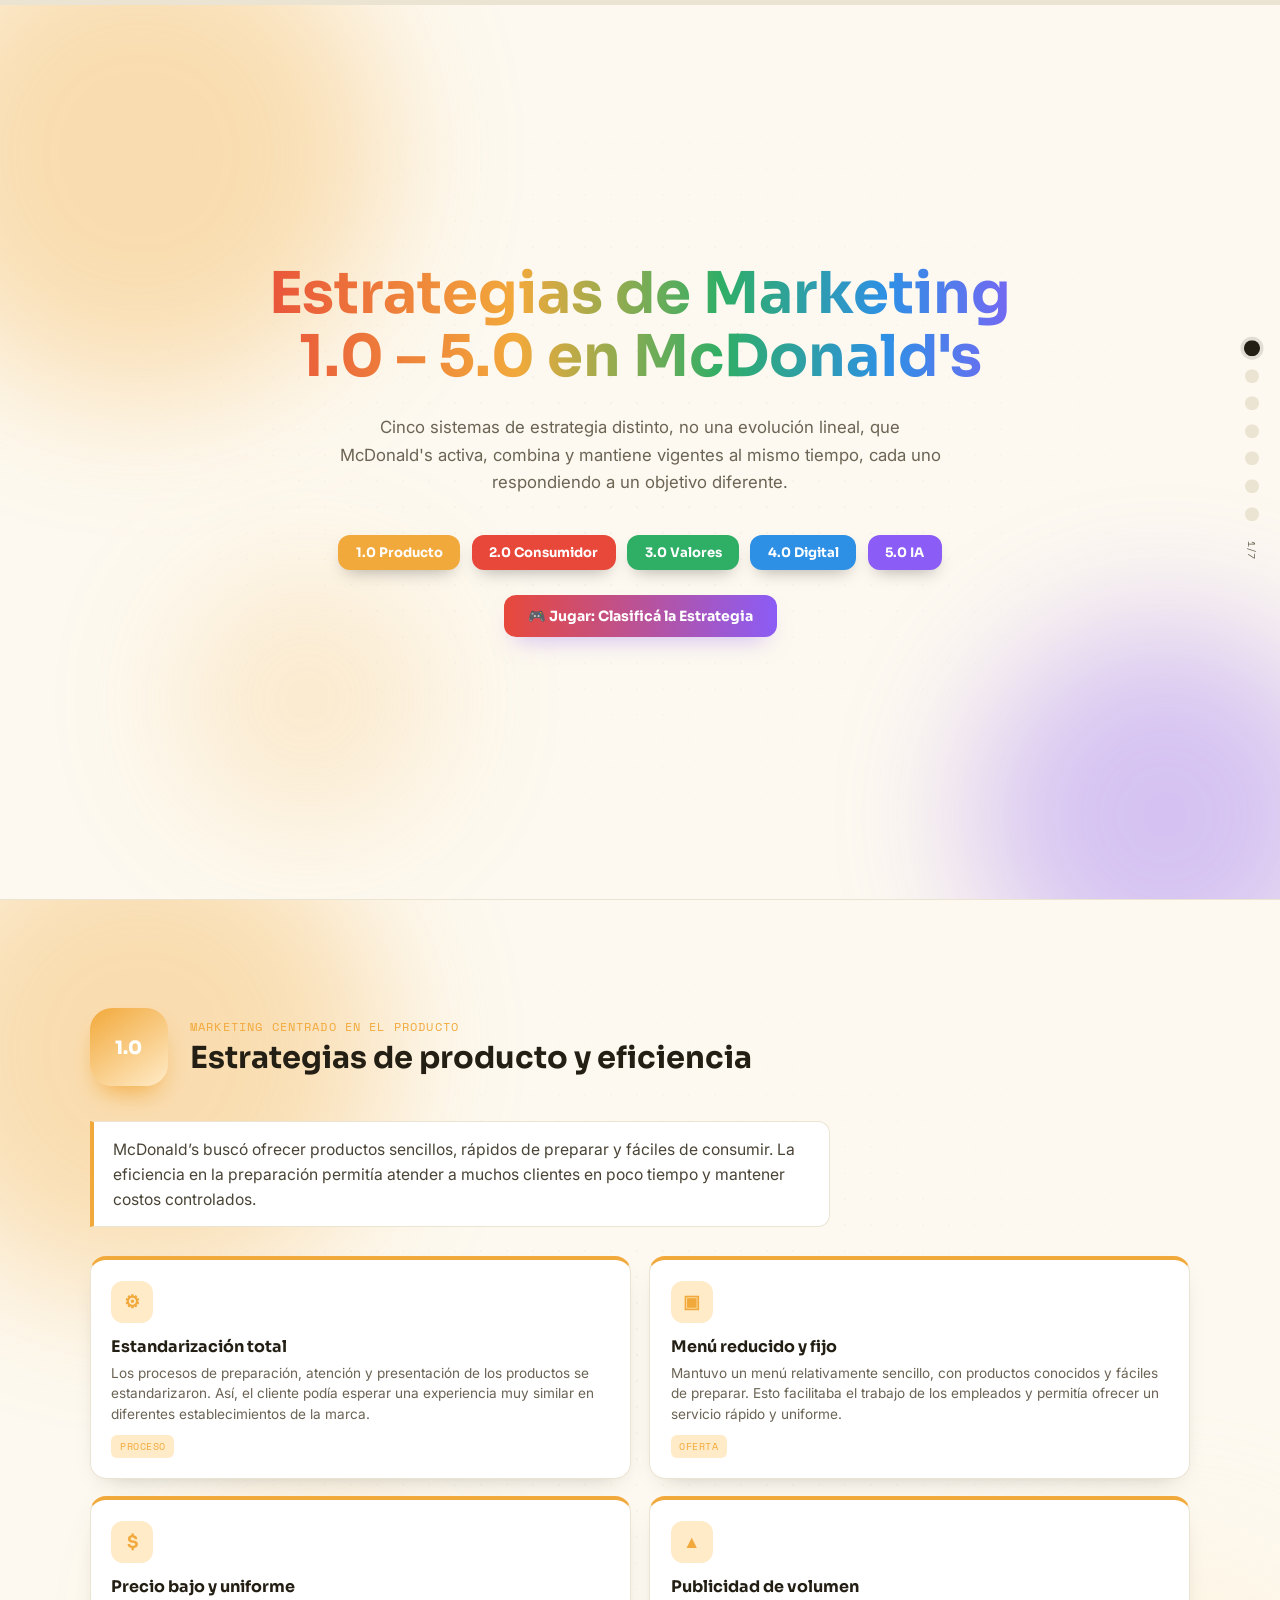
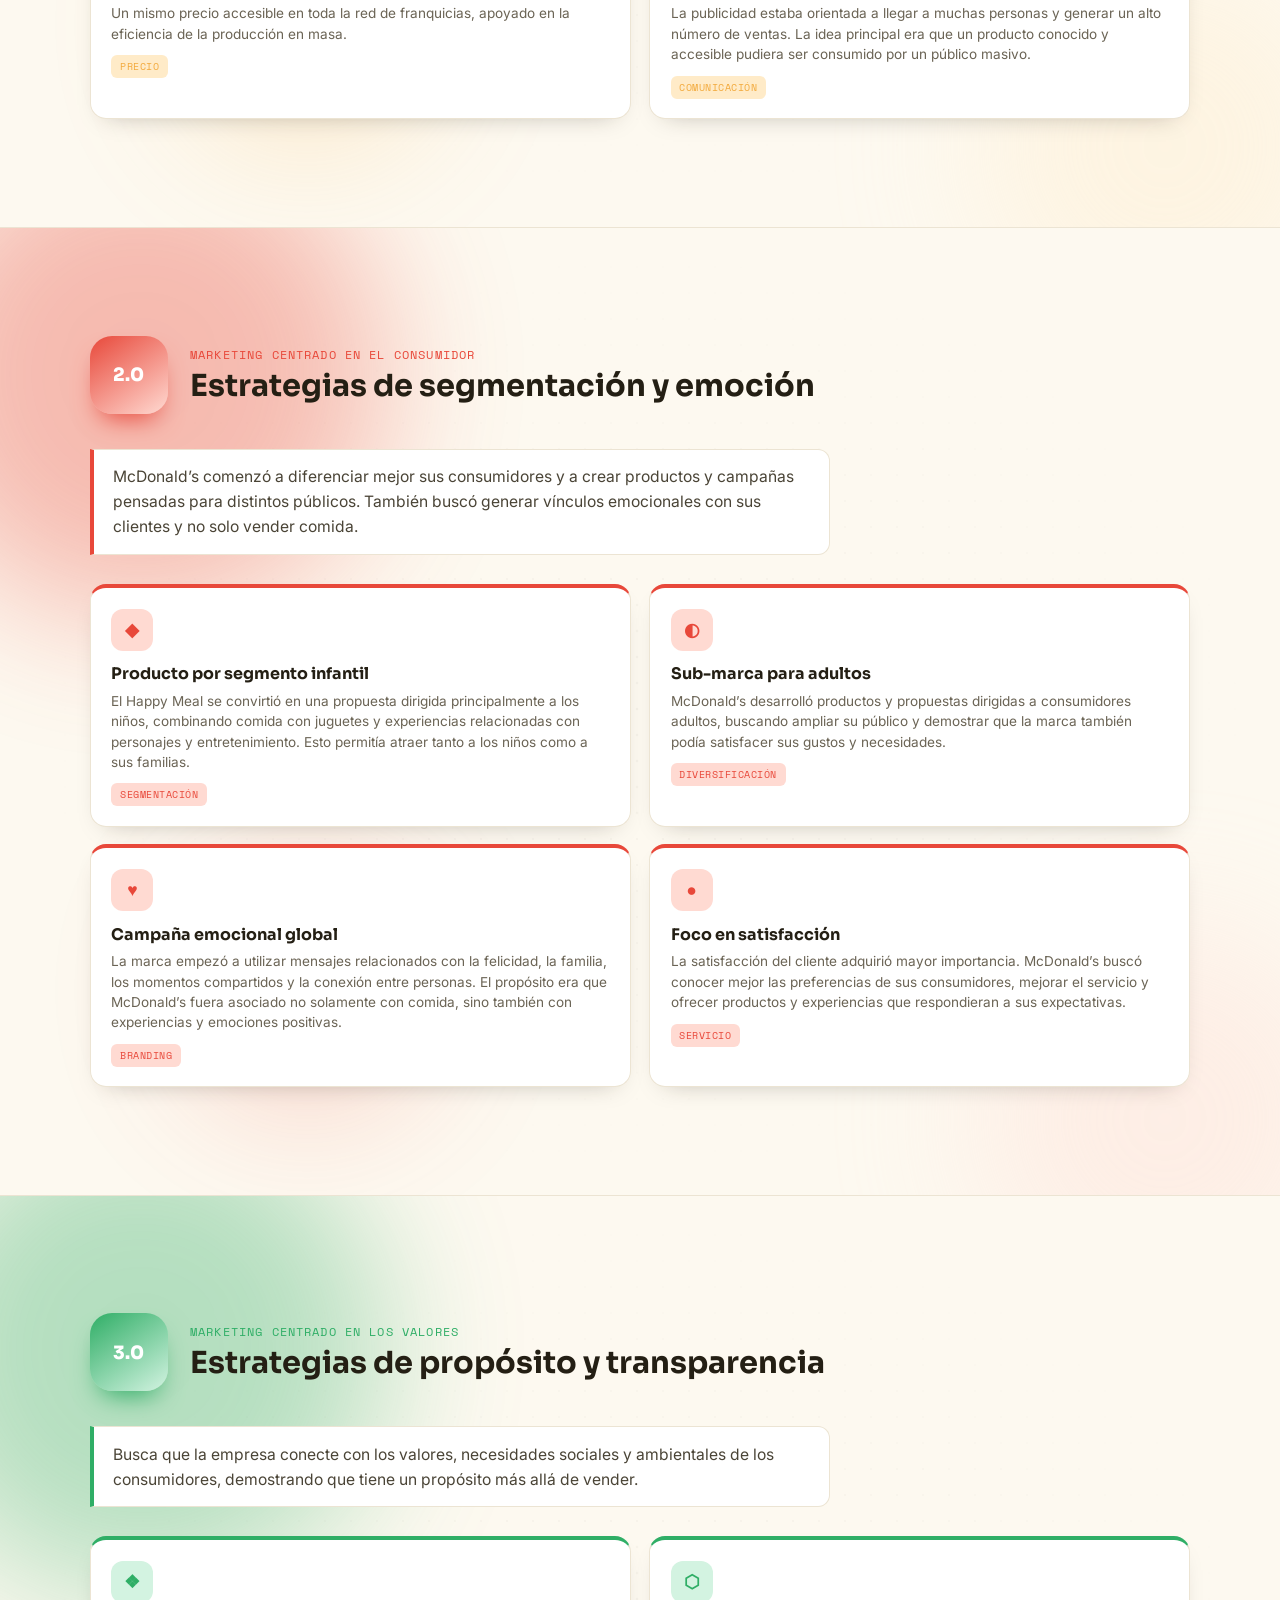
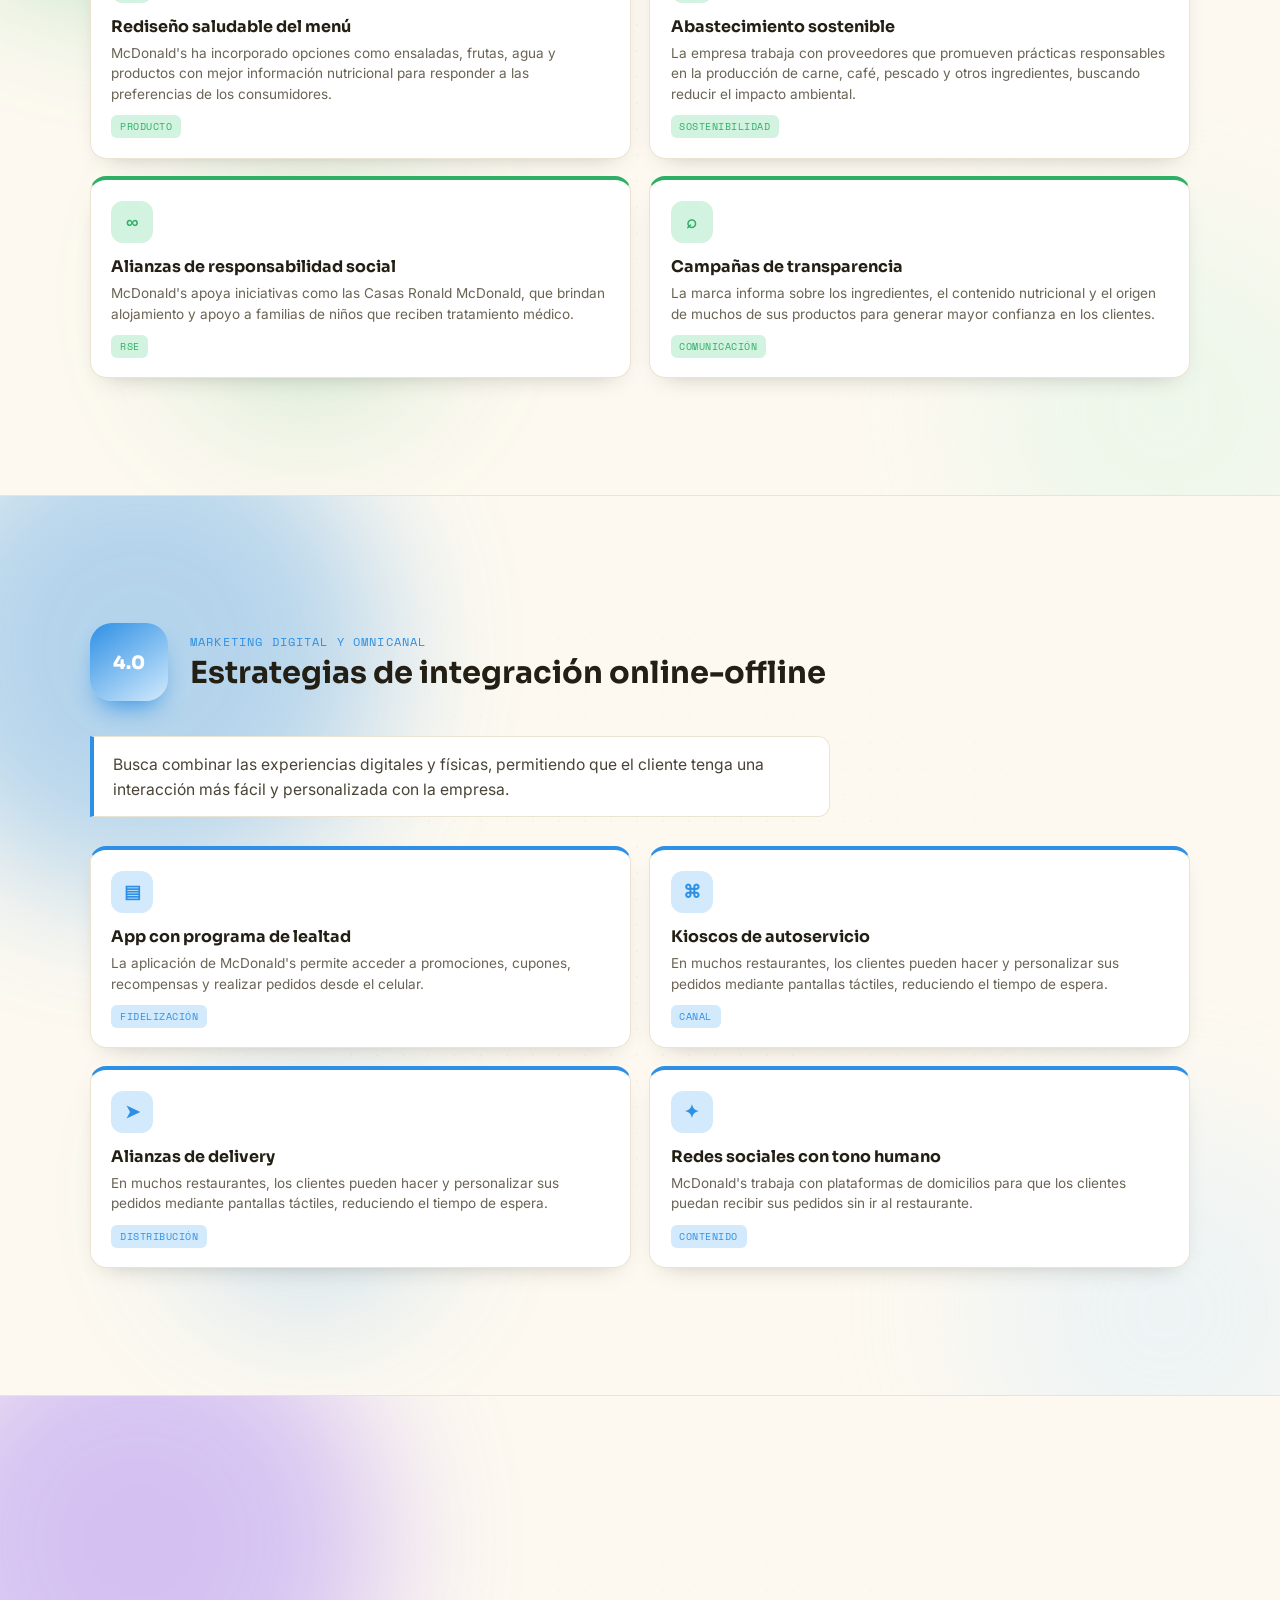
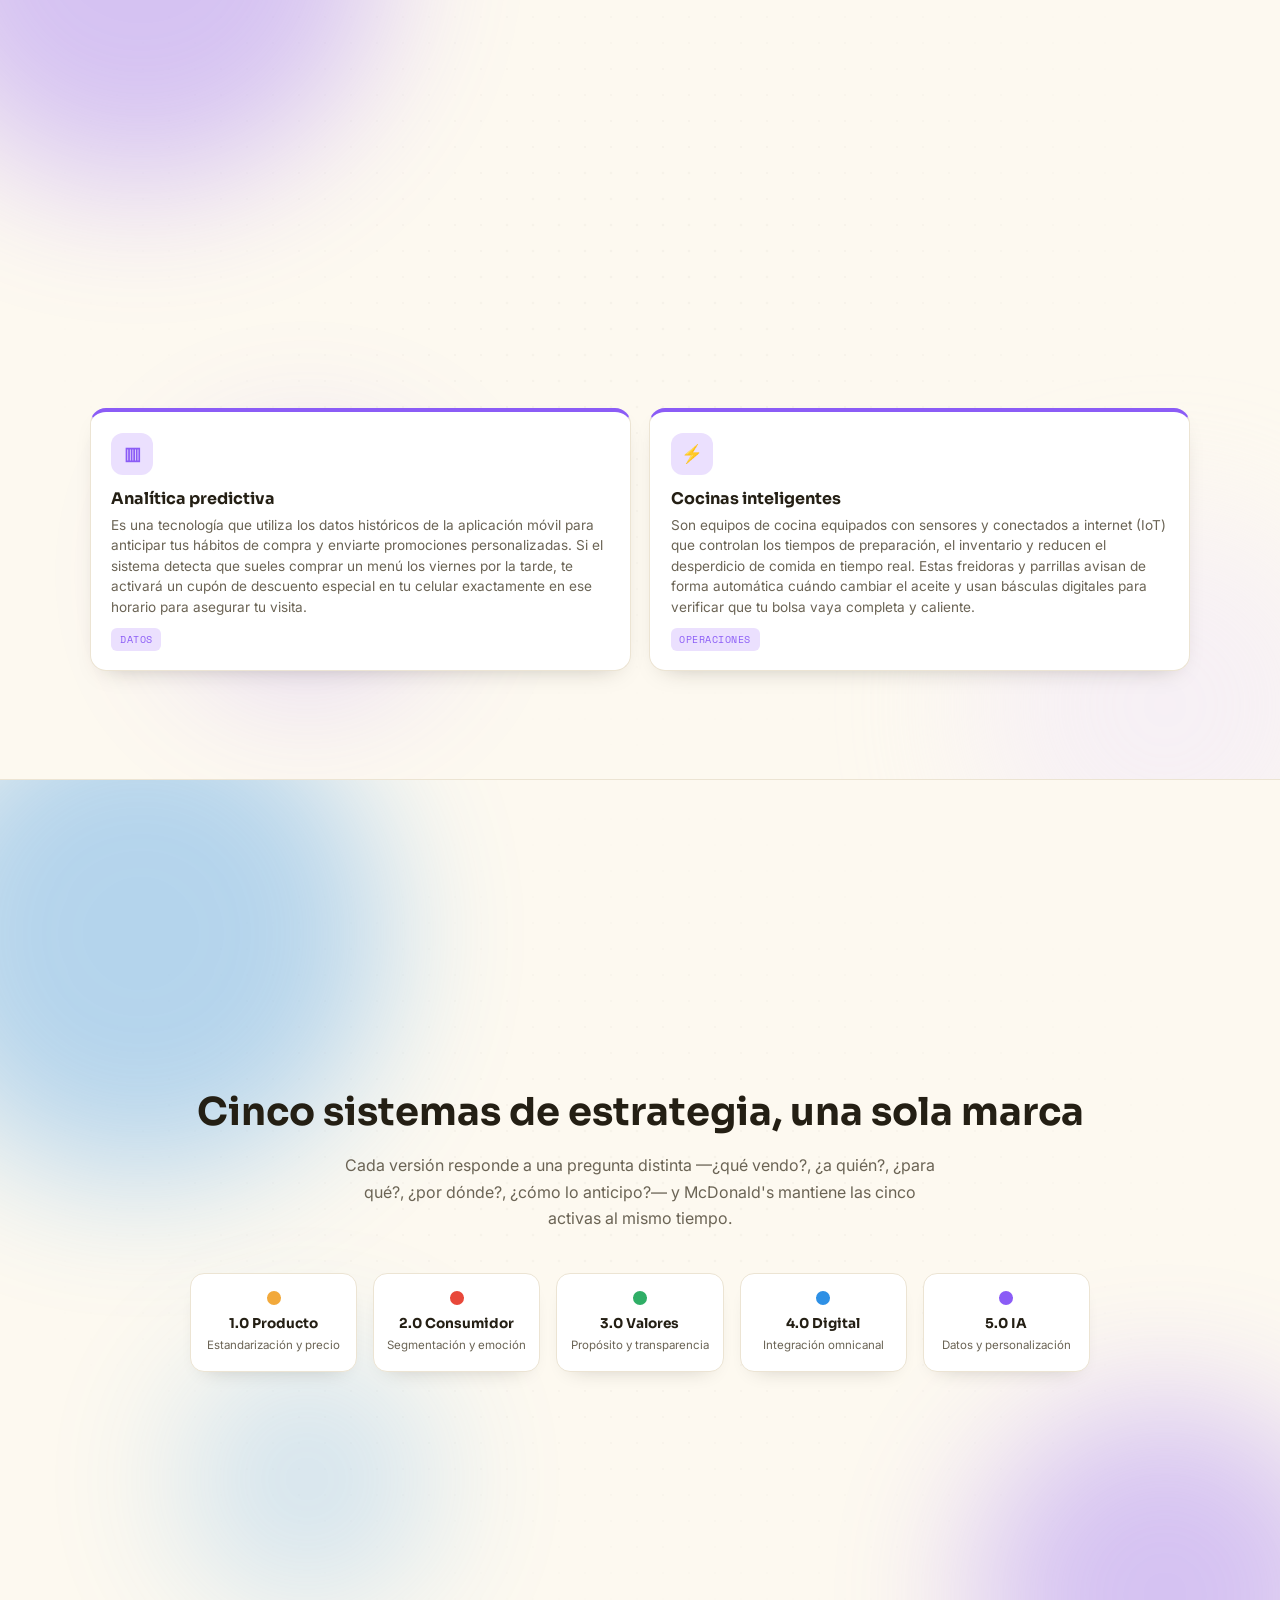
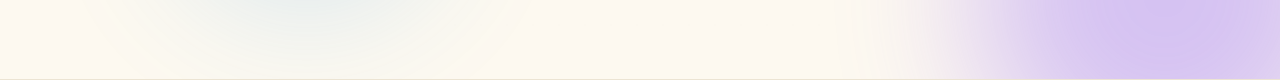
<file: index.html>
<!DOCTYPE html>
<html lang="es">
<head>
<meta charset="UTF-8">
<meta name="viewport" content="width=device-width, initial-scale=1.0">
<title>Estrategias de Marketing en McDonald's · 1.0 – 5.0</title>
<link rel="preconnect" href="https://fonts.googleapis.com">
<link rel="preconnect" href="https://fonts.gstatic.com" crossorigin>
<link href="https://fonts.googleapis.com/css2?family=Sora:wght@600;700;800&family=Inter:wght@400;500;600;700&family=Space+Mono:wght@400;700&display=swap" rel="stylesheet">
<link rel="stylesheet" href="style.css">
</head>
<body>

<div class="deck">
  <div class="progress"><div class="progress-bar" id="progressBar"></div></div>

  <div class="slides" id="slides">

    <!-- 0: TITLE -->
    <section class="slide title-slide" id="v0">
      <div class="blobs" style="--ac:#F2A93B; --ac2:#8B5CF6;"><span></span><span></span><span></span></div>
      <div class="grid-tex"></div>
      <div class="slide-inner">

        <h1>Estrategias de Marketing 1.0 – 5.0 en McDonald's</h1>
        <p>Cinco sistemas de estrategia distinto, no una evolución lineal, que McDonald's activa, combina y mantiene vigentes al mismo tiempo, cada uno respondiendo a un objetivo diferente.</p>
        <div class="chiprow">
          <button class="chip chip-btn" data-target="v1">1.0 Producto</button>
          <button class="chip chip-btn" data-target="v2">2.0 Consumidor</button>
          <button class="chip chip-btn" data-target="v3">3.0 Valores</button>
          <button class="chip chip-btn" data-target="v4">4.0 Digital</button>
          <button class="chip chip-btn" data-target="v5">5.0 IA</button>
        </div>

        <a class="play-btn" href="juego.html">🎮 Jugar: Clasificá la Estrategia</a>
      </div>
    </section>

    <!-- 1: 1.0 -->
    <section class="slide s1" id="v1">
      <div class="blobs"><span></span><span></span><span></span></div>
      <div class="grid-tex"></div>
      <div class="slide-inner">
        <div class="era-head reveal">
          <div class="badge">1.0</div>
          <div>
            <span class="kicker3">Marketing centrado en el producto</span>
            <h2>Estrategias de producto y eficiencia</h2>
          </div>
        </div>
        <p class="lead reveal">McDonald’s buscó ofrecer productos sencillos, rápidos de preparar y fáciles de consumir. La eficiencia en la preparación permitía atender a muchos clientes en poco tiempo y mantener costos controlados.</p>
        <div class="cards">
          <div class="card reveal">
            <div class="icon">⚙</div>
            <h3>Estandarización total</h3>
            <p>Los procesos de preparación, atención y presentación de los productos se estandarizaron. Así, el cliente podía esperar una experiencia muy similar en diferentes establecimientos de la marca.</p>
            <span class="tag">Proceso</span>
          </div>
          <div class="card reveal">
            <div class="icon">▣</div>
            <h3>Menú reducido y fijo</h3>
            <p>Mantuvo un menú relativamente sencillo, con productos conocidos y fáciles de preparar. Esto facilitaba el trabajo de los empleados y permitía ofrecer un servicio rápido y uniforme.</p>
            <span class="tag">Oferta</span>
          </div>
          <div class="card reveal">
            <div class="icon">$</div>
            <h3>Precio bajo y uniforme</h3>
            <p>Un mismo precio accesible en toda la red de franquicias, apoyado en la eficiencia de la producción en masa.</p>
            <span class="tag">Precio</span>
          </div>
          <div class="card reveal">
            <div class="icon">▲</div>
            <h3>Publicidad de volumen</h3>
            <p>La publicidad estaba orientada a llegar a muchas personas y generar un alto número de ventas. La idea principal era que un producto conocido y accesible pudiera ser consumido por un público masivo.</p>
            <span class="tag">Comunicación</span>
          </div>
        </div>
      </div>
    </section>

    <!-- 2: 2.0 -->
    <section class="slide s2" id="v2">
      <div class="blobs"><span></span><span></span><span></span></div>
      <div class="grid-tex"></div>
      <div class="slide-inner">
        <div class="era-head reveal">
          <div class="badge">2.0</div>
          <div>
            <span class="kicker3">Marketing centrado en el consumidor</span>
            <h2>Estrategias de segmentación y emoción</h2>
          </div>
        </div>
        <p class="lead reveal">McDonald’s comenzó a diferenciar mejor sus consumidores y a crear productos y campañas pensadas para distintos públicos. También buscó generar vínculos emocionales con sus clientes y no solo vender comida.</p>
        <div class="cards">
          <div class="card reveal">
            <div class="icon">◆</div>
            <h3>Producto por segmento infantil</h3>
            <p>El Happy Meal se convirtió en una propuesta dirigida principalmente a los niños, combinando comida con juguetes y experiencias relacionadas con personajes y entretenimiento. Esto permitía atraer tanto a los niños como a sus familias.</p>
            <span class="tag">Segmentación</span>
          </div>
          <div class="card reveal">
            <div class="icon">◐</div>
            <h3>Sub-marca para adultos</h3>
            <p>McDonald’s desarrolló productos y propuestas dirigidas a consumidores adultos, buscando ampliar su público y demostrar que la marca también podía satisfacer sus gustos y necesidades.</p>
            <span class="tag">Diversificación</span>
          </div>
          <div class="card reveal">
            <div class="icon">♥</div>
            <h3>Campaña emocional global</h3>
            <p>La marca empezó a utilizar mensajes relacionados con la felicidad, la familia, los momentos compartidos y la conexión entre personas. El propósito era que McDonald’s fuera asociado no solamente con comida, sino también con experiencias y emociones positivas.</p>
            <span class="tag">Branding</span>
          </div>
          <div class="card reveal">
            <div class="icon">●</div>
            <h3>Foco en satisfacción</h3>
            <p>La satisfacción del cliente adquirió mayor importancia. McDonald’s buscó conocer mejor las preferencias de sus consumidores, mejorar el servicio y ofrecer productos y experiencias que respondieran a sus expectativas.</p>
            <span class="tag">Servicio</span>
          </div>
        </div>
      </div>
    </section>

    <!-- 3: 3.0 -->
    <section class="slide s3" id="v3">
      <div class="blobs"><span></span><span></span><span></span></div>
      <div class="grid-tex"></div>
      <div class="slide-inner">
        <div class="era-head reveal">
          <div class="badge">3.0</div>
          <div>
            <span class="kicker3">Marketing centrado en los valores</span>
            <h2>Estrategias de propósito y transparencia</h2>
          </div>
        </div>
        <p class="lead reveal">Busca que la empresa conecte con los valores, necesidades sociales y ambientales de los consumidores, demostrando que tiene un propósito más allá de vender.</p>
        <div class="cards">
          <div class="card reveal">
            <div class="icon">❖</div>
            <h3>Rediseño saludable del menú</h3>
            <p>McDonald's ha incorporado opciones como ensaladas, frutas, agua y productos con mejor información nutricional para responder a las preferencias de los consumidores.</p>
            <span class="tag">Producto</span>
          </div>
          <div class="card reveal">
            <div class="icon">⬡</div>
            <h3>Abastecimiento sostenible</h3>
            <p>La empresa trabaja con proveedores que promueven prácticas responsables en la producción de carne, café, pescado y otros ingredientes, buscando reducir el impacto ambiental.</p>
            <span class="tag">Sostenibilidad</span>
          </div>
          <div class="card reveal">
            <div class="icon">∞</div>
            <h3>Alianzas de responsabilidad social</h3>
            <p>McDonald's apoya iniciativas como las Casas Ronald McDonald, que brindan alojamiento y apoyo a familias de niños que reciben tratamiento médico.</p>
            <span class="tag">RSE</span>
          </div>
          <div class="card reveal">
            <div class="icon">⌕</div>
            <h3>Campañas de transparencia</h3>
            <p> La marca informa sobre los ingredientes, el contenido nutricional y el origen de muchos de sus productos para generar mayor confianza en los clientes.</p>
            <span class="tag">Comunicación</span>
          </div>
        </div>
      </div>
    </section>

    <!-- 4: 4.0 -->
    <section class="slide s4" id="v4">
      <div class="blobs"><span></span><span></span><span></span></div>
      <div class="grid-tex"></div>
      <div class="slide-inner">
        <div class="era-head reveal">
          <div class="badge">4.0</div>
          <div>
            <span class="kicker3">Marketing digital y omnicanal</span>
            <h2>Estrategias de integración online-offline</h2>
          </div>
        </div>
        <p class="lead reveal">Busca combinar las experiencias digitales y físicas, permitiendo que el cliente tenga una interacción más fácil y personalizada con la empresa.</p>
        <div class="cards">
          <div class="card reveal">
            <div class="icon">▤</div>
            <h3>App con programa de lealtad</h3>
            <p>La aplicación de McDonald's permite acceder a promociones, cupones, recompensas y realizar pedidos desde el celular.</p>
            <span class="tag">Fidelización</span>
          </div>
          <div class="card reveal">
            <div class="icon">⌘</div>
            <h3>Kioscos de autoservicio</h3>
            <p>En muchos restaurantes, los clientes pueden hacer y personalizar sus pedidos mediante pantallas táctiles, reduciendo el tiempo de espera.</p>
            <span class="tag">Canal</span>
          </div>
          <div class="card reveal">
            <div class="icon">➤</div>
            <h3>Alianzas de delivery</h3>
            <p>En muchos restaurantes, los clientes pueden hacer y personalizar sus pedidos mediante pantallas táctiles, reduciendo el tiempo de espera.</p>
            <span class="tag">Distribución</span>
          </div>
          <div class="card reveal">
            <div class="icon">✦</div>
            <h3>Redes sociales con tono humano</h3>
            <p>McDonald's trabaja con plataformas de domicilios para que los clientes puedan recibir sus pedidos sin ir al restaurante.</p>
            <span class="tag">Contenido</span>
          </div>
        </div>
      </div>
    </section>

    <!-- 5: 5.0 -->
    <section class="slide s5" id="v5">
      <div class="blobs"><span></span><span></span><span></span></div>
      <div class="grid-tex"></div>
      <div class="slide-inner">
        <div class="era-head reveal">
          <div class="badge">5.0</div>
          <div>
            <span class="kicker3">Marketing con tecnología para las personas</span>
            <h2>Estrategias de datos e inteligencia artificial</h2>
          </div>
        </div>
        <p class="lead reveal">Anticipar lo que el cliente quiere antes de que lo pida: IA, automatización y datos combinados con empatía humana.</p>
        <div class="cards">
          <div class="card reveal">
            <div class="icon">◎</div>
            <h3>Menú personalizado por IA</h3>
            <p>El sistema inteligente Dynamic Yield cambia automáticamente lo que muestran las pantallas del autoservicio según el clima, la hora y las tendencias de venta del momento. </p>
            <span class="tag">Personalización</span>
          </div>
          <div class="card reveal">
            <div class="icon">▶</div>
            <h3>Pedidos por voz</h3>
            <p> Consiste en el uso de asistentes virtuales inteligentes en el Drive-Thru que escuchan y registran tu orden de forma rápida y natural. Este robot entiende lo que pides y lo manda directo a la cocina, logrando que el personal del restaurante no pierda tiempo tecleando y se concentre únicamente en cocinar tu hamburguesa.</p>
            <span class="tag">Automatización</span>
          </div>
          <div class="card reveal">
            <div class="icon">▥</div>
            <h3>Analítica predictiva</h3>
            <p>Es una tecnología que utiliza los datos históricos de la aplicación móvil para anticipar tus hábitos de compra y enviarte promociones personalizadas. Si el sistema detecta que sueles comprar un menú los viernes por la tarde, te activará un cupón de descuento especial en tu celular exactamente en ese horario para asegurar tu visita.</p>
            <span class="tag">Datos</span>
          </div>
          <div class="card reveal">
            <div class="icon">⚡</div>
            <h3>Cocinas inteligentes</h3>
            <p>Son equipos de cocina equipados con sensores y conectados a internet (IoT) que controlan los tiempos de preparación, el inventario y reducen el desperdicio de comida en tiempo real. Estas freidoras y parrillas avisan de forma automática cuándo cambiar el aceite y usan básculas digitales para verificar que tu bolsa vaya completa y caliente.</p>
            <span class="tag">Operaciones</span>
          </div>
        </div>
      </div>
    </section>

    <!-- 6: CLOSING -->
    <section class="slide closing-slide" id="v6">
      <div class="blobs" style="--ac:#2E90E5; --ac2:#8B5CF6;"><span></span><span></span><span></span></div>
      <div class="grid-tex"></div>
      <div class="slide-inner">
        <h2 class="reveal">Cinco sistemas de estrategia, una sola marca</h2>
        <p class="sub reveal">Cada versión responde a una pregunta distinta —¿qué vendo?, ¿a quién?, ¿para qué?, ¿por dónde?, ¿cómo lo anticipo?— y McDonald's mantiene las cinco activas al mismo tiempo.</p>
        <div class="legend">
          <div class="item reveal"><div class="dot"></div><div class="t">1.0 Producto</div><div class="d">Estandarización y precio</div></div>
          <div class="item reveal"><div class="dot"></div><div class="t">2.0 Consumidor</div><div class="d">Segmentación y emoción</div></div>
          <div class="item reveal"><div class="dot"></div><div class="t">3.0 Valores</div><div class="d">Propósito y transparencia</div></div>
          <div class="item reveal"><div class="dot"></div><div class="t">4.0 Digital</div><div class="d">Integración omnicanal</div></div>
          <div class="item reveal"><div class="dot"></div><div class="t">5.0 IA</div><div class="d">Datos y personalización</div></div>
        </div>
      </div>
    </section>

  </div>

  <nav class="side-nav" id="sideNav">
    <button class="dot-btn" data-target="v0" aria-label="Ir a portada"></button>
    <button class="dot-btn" data-target="v1" aria-label="Ir a 1.0" style="--ac-active:#F2A93B"></button>
    <button class="dot-btn" data-target="v2" aria-label="Ir a 2.0" style="--ac-active:#E8483A"></button>
    <button class="dot-btn" data-target="v3" aria-label="Ir a 3.0" style="--ac-active:#2FAE66"></button>
    <button class="dot-btn" data-target="v4" aria-label="Ir a 4.0" style="--ac-active:#2E90E5"></button>
    <button class="dot-btn" data-target="v5" aria-label="Ir a 5.0" style="--ac-active:#8B5CF6"></button>
    <button class="dot-btn" data-target="v6" aria-label="Ir a cierre"></button>
    <span class="counter mono" id="counter">1/7</span>
  </nav>

  <button class="to-top" id="toTop" aria-label="Volver arriba">↑</button>
</div>

<script src="script.js"></script>

</body>
</html>
</file>
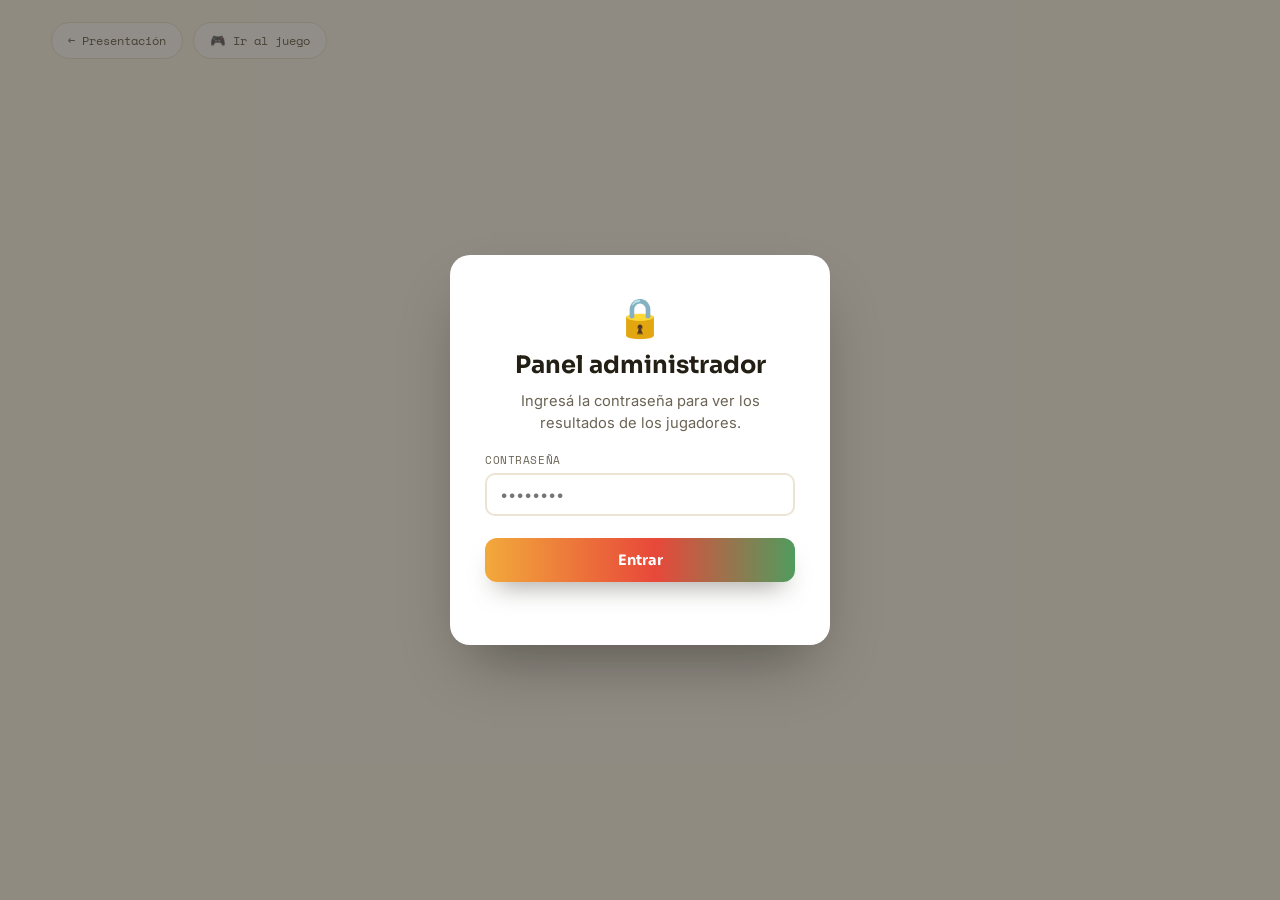
<file: admin.html>
<!DOCTYPE html>
<html lang="es">
<head>
<meta charset="UTF-8">
<meta name="viewport" content="width=device-width, initial-scale=1.0">
<title>Panel administrador · Juego McDonald's</title>
<link rel="preconnect" href="https://fonts.googleapis.com">
<link rel="preconnect" href="https://fonts.gstatic.com" crossorigin>
<link href="https://fonts.googleapis.com/css2?family=Sora:wght@600;700;800&family=Inter:wght@400;500;600;700&family=Space+Mono:wght@400;700&display=swap" rel="stylesheet">
<link rel="stylesheet" href="admin.css">
</head>
<body>

<div class="topbar">
  <a class="back-link" href="index.html">← Presentación</a>
  <a class="back-link" href="juego.html">🎮 Ir al juego</a>
</div>

<!-- Pantalla de configuración pendiente (si falta configurar Supabase) -->
<div class="overlay show" id="configScreen" style="display:none;">
  <div class="modal">
    <span class="modal-emoji">⚙️</span>
    <h2>Falta configurar la conexión</h2>
    <p>Este panel necesita conectarse a Supabase para ver los jugadores y controlar el juego en tiempo real desde cualquier dispositivo.</p>
    <p>Completá el archivo <code>supabase-config.js</code> siguiendo <code>README-SUPABASE.md</code> y volvé a abrir esta página.</p>
  </div>
</div>

<!-- Pantalla de error de conexión (config completada pero Supabase no responde bien) -->
<div class="overlay show" id="connErrorScreen" style="display:none;">
  <div class="modal">
    <span class="modal-emoji">🚫</span>
    <h2>No se pudo conectar con la base de datos</h2>
    <p>La configuración está cargada, pero Supabase devolvió un error al consultar los datos. Esto suele pasar por alguna de estas causas:</p>
    <p style="text-align:left; font-size:.82rem;">
      • El proyecto de Supabase está <b>pausado</b> por inactividad (entrá al panel y reactivalo).<br>
      • No se corrió el SQL completo de <code>README-SUPABASE.md</code> (faltan tablas o políticas RLS).<br>
      • La URL o la clave en <code>supabase-config.js</code> están mal copiadas.
    </p>
    <p class="err" id="connErrorDetail" style="min-height:auto;"></p>
    <button class="primary-btn" id="connRetryBtn" style="margin-top:1rem;">Reintentar</button>
  </div>
</div>

<!-- Gate de contraseña -->
<div class="overlay show" id="passGate">
  <div class="modal">
    <span class="modal-emoji">🔒</span>
    <h2>Panel administrador</h2>
    <p>Ingresá la contraseña para ver los resultados de los jugadores.</p>
    <div class="field">
      <label for="passInput">Contraseña</label>
      <input id="passInput" type="password" placeholder="••••••••" autocomplete="off" />
    </div>
    <button class="primary-btn" id="passBtn">Entrar</button>
    <p class="err" id="passError"></p>
  </div>
</div>

<main class="admin-wrap" id="adminWrap" style="display:none;">
  <header class="admin-header">
    <div>
      <span class="kicker">Panel administrador · en vivo</span>
      <h1>Sala del juego</h1>
      <p class="sub">Clasificá la Estrategia · McDonald's 1.0 – 5.0</p>
    </div>
    <div class="admin-actions">
      <button class="ghost-btn danger" id="resetBtn">🗑 Borrar datos</button>
    </div>
  </header>

  <!-- Sala de espera / control de inicio -->
  <section class="lobby-card">
    <div class="lobby-top">
      <span class="status-pill" id="statusPill">🟡 Sala de espera</span>
      <span class="round-timer mono" id="roundTimer" style="display:none;">⏱ 00:00</span>
      <span class="lobby-count mono" id="lobbyCount">0 anotados</span>
    </div>
    <div class="lobby-table-wrap">
      <table class="lobby-table" id="lobbyTable">
        <thead>
          <tr>
            <th>#</th>
            <th>Nombre</th>
            <th>Carrera</th>
            <th>Estado</th>
            <th>Se anotó</th>
          </tr>
        </thead>
        <tbody id="lobbyBody"></tbody>
      </table>
      <p class="empty small" id="lobbyEmpty">Todavía no se anotó nadie. Compartí el link del juego para que se anoten.</p>
    </div>
    <div class="lobby-actions">
      <button class="start-round-btn" id="startRoundBtn" disabled>▶ Iniciar juego para todos</button>
      <button class="ghost-btn" id="newRoundBtn">🔁 Nueva ronda (volver a sala de espera)</button>
    </div>
  </section>

  <div id="topBanner"></div>

  <div class="summary-row" id="summaryRow"></div>

  <div class="table-wrap">
    <table id="tabla">
      <thead>
        <tr>
          <th>Puesto</th>
          <th>Nombre</th>
          <th>Carrera</th>
          <th>Tiempo</th>
          <th>Aciertos</th>
          <th>Errores</th>
          <th>Estado</th>
        </tr>
      </thead>
      <tbody id="tablaBody"></tbody>
    </table>
    <p class="empty" id="emptyMsg" style="display:none;">Todavía no hay resultados. Apenas alguien termine una partida, va a aparecer acá automáticamente.</p>
  </div>

  <div class="table-actions">
    <button class="ghost-btn" id="exportBtn">⬇ Exportar CSV</button>
  </div>

  <p class="note">🔴 Esta vista se actualiza sola, en tiempo real, para cualquier dispositivo conectado a la misma sala.</p>
</main>

<script type="module" src="admin.js"></script>
</body>
</html>
</file>
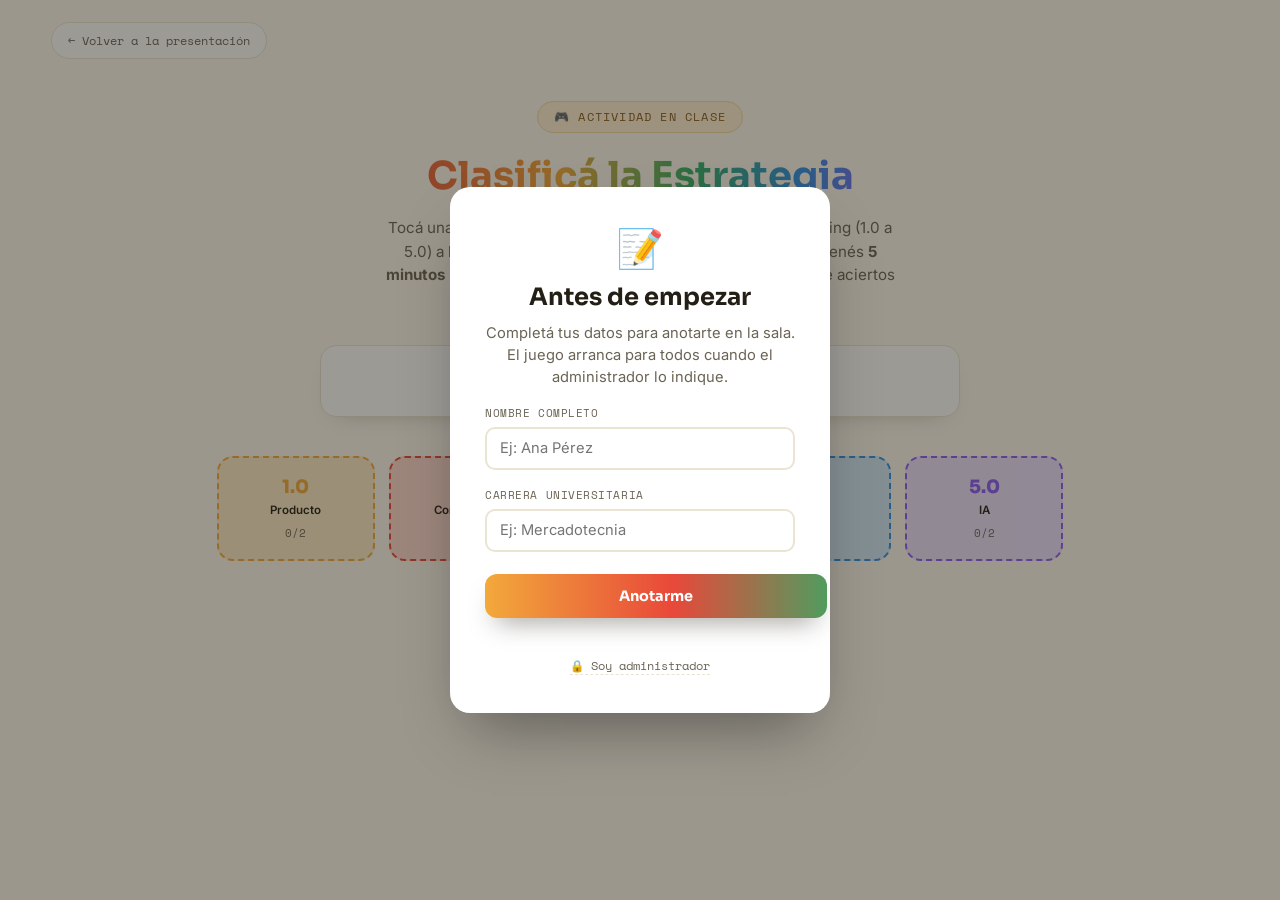
<file: juego.html>
<!DOCTYPE html>
<html lang="es">
<head>
<meta charset="UTF-8">
<meta name="viewport" content="width=device-width, initial-scale=1.0">
<title>Juego: Clasificá la Estrategia · McDonald's 1.0 – 5.0</title>
<link rel="preconnect" href="https://fonts.googleapis.com">
<link rel="preconnect" href="https://fonts.gstatic.com" crossorigin>
<link href="https://fonts.googleapis.com/css2?family=Sora:wght@600;700;800&family=Inter:wght@400;500;600;700&family=Space+Mono:wght@400;700&display=swap" rel="stylesheet">
<link rel="stylesheet" href="juego.css">
</head>
<body>

<a class="back-link" href="index.html">← Volver a la presentación</a>

<!-- Pantalla de configuración pendiente (si falta configurar Supabase) -->
<div class="overlay show" id="configScreen" style="display:none;">
  <div class="modal">
    <span class="modal-emoji">⚙️</span>
    <h2>Falta configurar la conexión</h2>
    <p>Este juego necesita conectarse a Supabase para que el administrador pueda controlar el inicio y ver los resultados en tiempo real desde cualquier dispositivo.</p>
    <p>Completá el archivo <code>supabase-config.js</code> siguiendo <code>README-SUPABASE.md</code> y volvé a abrir esta página.</p>
  </div>
</div>

<!-- Pantalla de error de conexión (config completada pero Supabase no responde bien) -->
<div class="overlay show" id="connErrorScreen" style="display:none;">
  <div class="modal">
    <span class="modal-emoji">🚫</span>
    <h2>No se pudo conectar con la base de datos</h2>
    <p>La configuración está cargada, pero Supabase devolvió un error al consultar los datos. Esto suele pasar por alguna de estas causas:</p>
    <p style="text-align:left; font-size:.82rem;">
      • El proyecto de Supabase está <b>pausado</b> por inactividad (entrá al panel y reactivalo).<br>
      • No se corrió el SQL completo de <code>README-SUPABASE.md</code> (faltan tablas o políticas RLS).<br>
      • La URL o la clave en <code>supabase-config.js</code> están mal copiadas.
    </p>
    <p class="err" id="connErrorDetail" style="min-height:auto;"></p>
    <button class="primary-btn" id="connRetryBtn" style="margin-top:1rem;">Reintentar</button>
  </div>
</div>

<header class="hero">
  <span class="kicker">🎮 Actividad en clase</span>
  <h1>Clasificá la Estrategia</h1>
  <p>Tocá una tarjeta de estrategia y después tocá la era de marketing (1.0 a 5.0) a la que pertenece. Cuando el administrador dé inicio, tenés <strong>5 minutos</strong> para clasificar las 10 tarjetas con la mayor cantidad de aciertos posible.</p>
</header>

<section class="stats-bar">
  <div class="stat"><span class="num" id="statCorrect">0</span><span class="lbl">Aciertos</span></div>
  <div class="stat"><span class="num" id="statWrong">0</span><span class="lbl">Errores</span></div>
  <div class="stat" id="timeStat"><span class="num" id="statTime">00:00</span><span class="lbl">Tiempo (máx 5:00)</span></div>
</section>

<section class="bins" id="bins">
  <button class="bin" data-era="1" data-total="2" style="--ac:#F2A93B; --ac2:#FFEBC8;">
    <span class="bin-num">1.0</span>
    <span class="bin-name">Producto</span>
    <span class="bin-count mono"><span class="c">0</span>/2</span>
  </button>
  <button class="bin" data-era="2" data-total="2" style="--ac:#E8483A; --ac2:#FFDAD2;">
    <span class="bin-num">2.0</span>
    <span class="bin-name">Consumidor</span>
    <span class="bin-count mono"><span class="c">0</span>/2</span>
  </button>
  <button class="bin" data-era="3" data-total="2" style="--ac:#2FAE66; --ac2:#D3F3E1;">
    <span class="bin-num">3.0</span>
    <span class="bin-name">Valores</span>
    <span class="bin-count mono"><span class="c">0</span>/2</span>
  </button>
  <button class="bin" data-era="4" data-total="2" style="--ac:#2E90E5; --ac2:#D2EAFC;">
    <span class="bin-num">4.0</span>
    <span class="bin-name">Digital</span>
    <span class="bin-count mono"><span class="c">0</span>/2</span>
  </button>
  <button class="bin" data-era="5" data-total="2" style="--ac:#8B5CF6; --ac2:#EBE0FE;">
    <span class="bin-num">5.0</span>
    <span class="bin-name">IA</span>
    <span class="bin-count mono"><span class="c">0</span>/2</span>
  </button>
</section>

<p class="hint" id="hint">Completá tus datos para anotarte ↓</p>

<section class="pool" id="pool"></section>

<footer class="foot-link">
  <a href="admin.html">🔒 Acceso administrador</a>
</footer>

<!-- Gate: nombre y carrera para anotarse en la sala -->
<div class="overlay show" id="gateOverlay">
  <div class="modal">
    <span class="modal-emoji">📝</span>
    <h2>Antes de empezar</h2>
    <p>Completá tus datos para anotarte en la sala. El juego arranca para todos cuando el administrador lo indique.</p>
    <div class="field">
      <label for="nombreInput">Nombre completo</label>
      <input id="nombreInput" type="text" placeholder="Ej: Ana Pérez" autocomplete="off" />
    </div>
    <div class="field">
      <label for="carreraInput">Carrera universitaria</label>
      <input id="carreraInput" type="text" placeholder="Ej: Mercadotecnia" autocomplete="off" />
    </div>
    <button class="primary-btn" id="startBtn">Anotarme</button>
    <p class="err" id="gateError"></p>
    <a class="admin-inline-link" href="admin.html">🔒 Soy administrador</a>
  </div>
</div>

<!-- Sala de espera: ya se anotó, espera a que el admin inicie -->
<div class="overlay show" id="waitingOverlay" style="display:none;">
  <div class="modal">
    <span class="modal-emoji pulse">⏳</span>
    <h2>¡Listo, <span id="waitingName">jugador/a</span>!</h2>
    <p>Ya estás anotado/a en la sala. Esperá a que el administrador dé inicio al juego para todos.</p>
    <div class="dots-loading"><span></span><span></span><span></span></div>
    <p class="small-note" id="waitingCount"></p>
  </div>
</div>

<!-- Resultados -->
<div class="overlay" id="overlay">
  <div class="modal">
    <div id="congratsBadge"></div>
    <span class="modal-emoji" id="modalEmoji">🎉</span>
    <h2 id="modalTitle">¡Completado!</h2>
    <p id="modalText">Clasificaste las 10 estrategias.</p>
    <div class="results-grid">
      <div><span>Tiempo</span><strong id="resTiempo">00:00</strong></div>
      <div><span>Aciertos</span><strong id="resAciertos">0</strong></div>
      <div><span>Errores</span><strong id="resErrores">0</strong></div>
      <div><span>Puesto</span><strong id="resPuesto">-</strong></div>
    </div>
    <button class="restart-btn big" id="playAgainBtn">Anotarme a otra ronda</button>
  </div>
</div>

<script type="module" src="juego.js"></script>
</body>
</html>
</file>
<file: style.css>
:root{
    --cream:#FDF9F0;
    --ink:#241F14;
    --dim:#6B6455;
    --card:#FFFFFF;
    --line:#ECE4D3;
  }
  *{box-sizing:border-box; margin:0; padding:0;}
  html{scroll-behavior:smooth;}
  body{
    font-family:'Inter', sans-serif;
    background:var(--cream);
    color:var(--ink);
  }
  h1,h2,h3,.disp{font-family:'Sora', sans-serif; font-weight:700;}
  .mono{font-family:'Space Mono', monospace;}
  button{font-family:inherit;}

  /* ===== BARRA DE PROGRESO (según el scroll) ===== */
  .progress{
    position:fixed; top:0; left:0; right:0; height:5px; z-index:200;
    background:var(--line);
  }
  .progress-bar{
    height:100%; width:0%;
    background:linear-gradient(90deg, #F2A93B, #E8483A, #2FAE66, #2E90E5, #8B5CF6);
    background-size:700% 100%;
    transition:width .15s ease-out;
  }

  /* ===== SECCIONES (scroll normal, una debajo de otra) ===== */
  .slides{position:relative; width:100%;}
  .slide{
    position:relative;
    min-height:100vh;
    display:flex; align-items:center; justify-content:center;
    padding:12vh 7vw;
    overflow:hidden;
    border-bottom:1px solid var(--line);
  }

  .blobs{position:absolute; inset:0; z-index:0; pointer-events:none; overflow:hidden;}
  .blobs span{
    position:absolute; border-radius:50%; filter:blur(70px); opacity:.35;
    animation:drift 14s ease-in-out infinite;
  }
  .blobs span:nth-child(1){width:38vw; height:38vw; background:var(--ac); top:-10%; left:-8%;}
  .blobs span:nth-child(2){width:30vw; height:30vw; background:var(--ac2); bottom:-12%; right:-6%; animation-delay:2s;}
  .blobs span:nth-child(3){width:20vw; height:20vw; background:var(--ac); bottom:8%; left:14%; opacity:.2; animation-delay:4s;}
  @keyframes drift{
    0%,100%{transform:translate(0,0) scale(1);}
    50%{transform:translate(3%, -4%) scale(1.08);}
  }
  .grid-tex{
    position:absolute; inset:0; z-index:0; opacity:.5; pointer-events:none;
    background-image:radial-gradient(rgba(36,31,20,0.07) 1.4px, transparent 1.6px);
    background-size:26px 26px;
    -webkit-mask-image:radial-gradient(ellipse at center, black 0%, transparent 72%);
    mask-image:radial-gradient(ellipse at center, black 0%, transparent 72%);
  }

  .slide-inner{
    position:relative; z-index:1;
    width:100%; max-width:1180px;
  }

  /* ===== PORTADA ===== */
  .title-slide .slide-inner{text-align:center; max-width:820px; margin:0 auto;}
  .title-slide .kicker{
    display:inline-flex; align-items:center; gap:.5rem;
    font-family:'Space Mono', monospace; font-size:.75rem; letter-spacing:.12em; text-transform:uppercase;
    color:#8a5a1f; background:#FFF1D6; border:1px solid #F2D9A0;
    padding:.45rem 1rem; border-radius:999px; margin-bottom:1.8rem;
  }
  .title-slide h1{
    font-size:clamp(2rem, 5.4vw, 3.6rem);
    line-height:1.1;
    background:linear-gradient(90deg,#E8483A,#F2A93B 35%,#2FAE66 60%,#2E90E5 80%,#8B5CF6);
    -webkit-background-clip:text; background-clip:text; color:transparent;
  }
  .title-slide p{
    max-width:56ch; margin:1.6rem auto 0; color:var(--dim); font-size:1.05rem; line-height:1.65;
  }
  .chiprow{display:flex; justify-content:center; gap:.7rem; margin-top:2.4rem; flex-wrap:wrap;}
  .chip{
    font-family:'Sora',sans-serif; font-weight:700; font-size:.82rem;
    padding:.55rem 1.1rem; border-radius:12px; color:#fff;
    box-shadow:0 8px 18px -8px rgba(0,0,0,0.35);
  }
  .chip-btn{
    all:unset;
    font-family:'Sora',sans-serif; font-weight:700; font-size:.82rem;
    padding:.55rem 1.1rem; border-radius:12px; color:#fff;
    box-shadow:0 8px 18px -8px rgba(0,0,0,0.35);
    cursor:pointer;
    transition:transform .18s ease, box-shadow .18s ease, filter .18s ease;
  }
  .chip-btn:hover{transform:translateY(-3px); box-shadow:0 12px 22px -8px rgba(0,0,0,0.4); filter:brightness(1.06);}
  .chip-btn:active{transform:translateY(-1px) scale(.98);}
  .chip-btn:focus-visible{outline:2px solid var(--ink); outline-offset:3px;}
  .chip:nth-child(1){background:#F2A93B;}
  .chip:nth-child(2){background:#E8483A;}
  .chip:nth-child(3){background:#2FAE66;}
  .chip:nth-child(4){background:#2E90E5;}
  .chip:nth-child(5){background:#8B5CF6;}
  .starthint{
    margin-top:3rem; font-family:'Space Mono',monospace; font-size:.78rem; color:var(--dim);
    display:flex; align-items:center; justify-content:center; gap:.5rem;
  }
  .starthint .k{
    display:inline-block; animation:bob 1.6s ease-in-out infinite;
  }
  @keyframes bob{0%,100%{transform:translateY(0);} 50%{transform:translateY(6px);}}
  .play-btn{
    display:inline-block; margin-top:1.6rem;
    font-family:'Sora',sans-serif; font-weight:700; font-size:.88rem;
    color:#fff; text-decoration:none;
    background:linear-gradient(90deg,#E8483A,#8B5CF6);
    padding:.75rem 1.5rem; border-radius:12px;
    box-shadow:0 12px 24px -12px rgba(139,92,246,0.5);
    transition:transform .18s ease, box-shadow .18s ease;
  }
  .play-btn:hover{transform:translateY(-3px); box-shadow:0 16px 28px -10px rgba(139,92,246,0.6);}

  /* ===== ENCABEZADO DE CADA ESTRATEGIA ===== */
  .era-head{display:flex; align-items:center; gap:1.4rem; margin-bottom:2.2rem; flex-wrap:wrap;}
  .badge{
    width:78px; height:78px; border-radius:22px; flex:0 0 auto;
    display:flex; align-items:center; justify-content:center;
    font-family:'Sora',sans-serif; font-weight:800; font-size:1.15rem; color:#fff;
    background:linear-gradient(145deg, var(--ac), var(--ac2));
    box-shadow:0 14px 26px -10px var(--ac);
  }
  .era-head .kicker3{
    display:block; font-family:'Space Mono',monospace; font-size:.72rem;
    letter-spacing:.1em; text-transform:uppercase; color:var(--ac);
    margin-bottom:.35rem;
  }
  .era-head h2{font-size:clamp(1.35rem, 2.6vw, 1.9rem); line-height:1.15;}
  .lead{
    max-width:74ch; color:#4a4436; font-size:.98rem; line-height:1.6;
    margin-bottom:1.8rem;
    padding:.9rem 1.2rem;
    background:#fff; border:1px solid var(--line); border-left:4px solid var(--ac);
    border-radius:0 12px 12px 0;
  }

  .cards{display:grid; grid-template-columns:repeat(2, 1fr); gap:1.1rem;}
  .card{
    background:var(--card);
    border:1px solid var(--line);
    border-top:4px solid var(--ac);
    border-radius:16px;
    padding:1.3rem 1.3rem 1.2rem;
    box-shadow:0 10px 24px -16px rgba(36,31,20,0.35);
    transition:box-shadow .25s ease, border-color .25s ease, transform .25s ease;
  }
  .card:hover{transform:translateY(-4px); box-shadow:0 16px 30px -14px var(--ac); border-color:var(--ac);}
  .card .icon{
    width:42px; height:42px; border-radius:12px;
    display:flex; align-items:center; justify-content:center;
    font-size:1.1rem; font-family:'Sora',sans-serif; font-weight:700;
    background:var(--ac2); color:var(--ac); margin-bottom:.8rem;
  }
  .card h3{font-size:1rem; margin-bottom:.4rem; color:var(--ink);}
  .card p{font-size:.85rem; line-height:1.5; color:var(--dim);}
  .card .tag{
    display:inline-block; margin-top:.7rem;
    font-family:'Space Mono',monospace; font-size:.62rem; letter-spacing:.05em; text-transform:uppercase;
    color:var(--ac); background:var(--ac2); padding:.25rem .55rem; border-radius:6px;
  }

  .s1{--ac:#F2A93B; --ac2:#FFEBC8;}
  .s2{--ac:#E8483A; --ac2:#FFDAD2;}
  .s3{--ac:#2FAE66; --ac2:#D3F3E1;}
  .s4{--ac:#2E90E5; --ac2:#D2EAFC;}
  .s5{--ac:#8B5CF6; --ac2:#EBE0FE;}

  /* ===== CIERRE ===== */
  .closing-slide .slide-inner{text-align:center; max-width:900px; margin:0 auto;}
  .closing-slide h2{font-size:clamp(1.6rem, 3.2vw, 2.4rem); margin-bottom:1rem;}
  .closing-slide p.sub{max-width:60ch; margin:0 auto 2.6rem; color:var(--dim); line-height:1.65;}
  .legend{display:grid; grid-template-columns:repeat(5, 1fr); gap:1rem;}
  .legend .item{
    background:#fff; border:1px solid var(--line); border-radius:14px; padding:1.1rem .8rem;
    box-shadow:0 10px 22px -16px rgba(36,31,20,0.3);
  }
  .legend .dot{width:14px; height:14px; border-radius:50%; margin:0 auto .6rem;}
  .legend .item:nth-child(1) .dot{background:#F2A93B;}
  .legend .item:nth-child(2) .dot{background:#E8483A;}
  .legend .item:nth-child(3) .dot{background:#2FAE66;}
  .legend .item:nth-child(4) .dot{background:#2E90E5;}
  .legend .item:nth-child(5) .dot{background:#8B5CF6;}
  .legend .t{font-family:'Sora',sans-serif; font-weight:700; font-size:.85rem; margin-bottom:.3rem;}
  .legend .d{font-size:.72rem; color:var(--dim); line-height:1.4;}

  /* ===== ANIMACIÓN AL HACER SCROLL ===== */
  .reveal{opacity:0; transform:translateY(18px); transition:opacity .6s ease, transform .6s ease;}
  .reveal.in{opacity:1; transform:none;}
  .cards .reveal:nth-child(1){transition-delay:.02s;}
  .cards .reveal:nth-child(2){transition-delay:.09s;}
  .cards .reveal:nth-child(3){transition-delay:.16s;}
  .cards .reveal:nth-child(4){transition-delay:.23s;}

  /* ===== NAV LATERAL DE PUNTOS ===== */
  .side-nav{
    position:fixed; right:1.6vw; top:50%; transform:translateY(-50%);
    display:flex; flex-direction:column; align-items:center; gap:.85rem;
    z-index:150;
  }
  .dot-btn{
    all:unset; cursor:pointer;
    width:10px; height:10px; border-radius:50%;
    background:var(--line);
    border:2px solid transparent;
    transition:all .25s ease;
  }
  .dot-btn:hover{background:var(--dim);}
  .dot-btn.active{
    background:var(--ac-active, var(--ink));
    box-shadow:0 0 0 3px rgba(36,31,20,0.12);
    transform:scale(1.15);
  }
  .side-nav .counter{
    margin-top:.4rem;
    font-size:.65rem; color:var(--dim);
    writing-mode:vertical-rl;
  }

  /* ===== BOTÓN VOLVER ARRIBA ===== */
  .to-top{
    position:fixed; left:1.6vw; bottom:1.6vw; z-index:150;
    width:44px; height:44px; border-radius:50%;
    border:1px solid var(--line); background:#fff;
    display:flex; align-items:center; justify-content:center;
    font-size:1.1rem; color:var(--ink); cursor:pointer;
    box-shadow:0 10px 24px -14px rgba(36,31,20,0.4);
    opacity:0; pointer-events:none;
    transition:opacity .3s ease, transform .2s ease;
  }
  .to-top.show{opacity:1; pointer-events:auto;}
  .to-top:hover{transform:translateY(-3px);}

  @media (max-width:820px){
    .cards{grid-template-columns:1fr;}
    .legend{grid-template-columns:repeat(2,1fr);}
    .slide{padding:9vh 6vw;}
    .side-nav{right:2.4vw; gap:.7rem;}
    .side-nav .counter{display:none;}
  }
  @media (prefers-reduced-motion:reduce){
    .reveal{opacity:1; transform:none; transition:none;}
    .blobs span, .starthint .k{animation:none;}
  }
</file>
<file: admin.css>
:root{
    --cream:#FDF9F0;
    --ink:#241F14;
    --dim:#6B6455;
    --card:#FFFFFF;
    --line:#ECE4D3;
    --ok:#2FAE66;
    --bad:#E8483A;
    --gold:#F2A93B;
  }
  *{box-sizing:border-box; margin:0; padding:0;}
  body{
    font-family:'Inter', sans-serif;
    background:var(--cream);
    color:var(--ink);
    min-height:100vh;
    padding-bottom:6vh;
  }
  h1,h2{font-family:'Sora', sans-serif; font-weight:700;}
  .mono{font-family:'Space Mono', monospace;}
  button{font-family:inherit; cursor:pointer;}

  .topbar{
    display:flex; gap:.6rem; padding:1.4rem 4vw 0;
  }
  .back-link{
    display:inline-block;
    font-family:'Space Mono', monospace; font-size:.78rem;
    color:var(--dim); text-decoration:none;
    border:1px solid var(--line); background:#fff;
    padding:.5rem 1rem; border-radius:999px;
  }
  .back-link:hover{color:var(--ink); border-color:var(--dim);}

  /* ===== Overlay / modal (contraseña) ===== */
  .overlay{
    position:fixed; inset:0; z-index:300;
    background:rgba(36,31,20,0.5);
    display:flex; align-items:center; justify-content:center;
    opacity:0; pointer-events:none;
    transition:opacity .3s ease;
    padding:4vh 5vw;
  }
  .overlay.show{opacity:1; pointer-events:auto;}
  .modal{
    background:#fff; border-radius:20px; padding:2.4rem 2.2rem;
    text-align:center; max-width:380px; width:90%;
    box-shadow:0 30px 60px -20px rgba(0,0,0,0.4);
    transform:scale(.9); transition:transform .3s ease;
  }
  .overlay.show .modal{transform:scale(1);}
  .modal-emoji{font-size:2.4rem;}
  .modal code{
    background:var(--cream); border:1px solid var(--line); border-radius:6px;
    padding:.1rem .4rem; font-family:'Space Mono',monospace; font-size:.85em;
  }
  .modal h2{margin-top:.6rem;}
  .modal p{margin-top:.6rem; color:var(--dim); font-size:.92rem; line-height:1.5;}

  .field{display:flex; flex-direction:column; gap:.35rem; text-align:left; margin-top:1.1rem;}
  .field label{font-family:'Space Mono',monospace; font-size:.68rem; text-transform:uppercase; letter-spacing:.05em; color:var(--dim);}
  .field input{
    font-family:'Inter',sans-serif; font-size:.92rem; color:var(--ink);
    border:2px solid var(--line); border-radius:10px; padding:.65rem .8rem;
    outline:none; transition:border-color .2s ease; width:100%;
  }
  .field input:focus{border-color:var(--ink);}
  .primary-btn{
    all:unset; cursor:pointer; display:block; width:100%; text-align:center; box-sizing:border-box;
    margin-top:1.4rem;
    font-family:'Sora',sans-serif; font-weight:700; font-size:.9rem; color:#fff;
    padding:.8rem 1rem; border-radius:12px;
    background:linear-gradient(90deg,#F2A93B,#E8483A,#2FAE66,#2E90E5,#8B5CF6);
    background-size:220% 100%;
    box-shadow:0 14px 26px -12px rgba(36,31,20,0.5);
    transition:transform .18s ease, background-position .4s ease;
  }
  .primary-btn:hover{transform:translateY(-2px); background-position:100% 0;}
  .err{color:var(--bad); font-size:.8rem; margin-top:.8rem; min-height:1em;}

  /* ===== Panel ===== */
  .admin-wrap{max-width:1080px; margin:0 auto; padding:2rem 5vw 0;}
  .admin-header{
    display:flex; align-items:flex-end; justify-content:space-between; flex-wrap:wrap; gap:1rem;
    margin-bottom:1.6rem;
  }
  .admin-header .kicker{
    display:inline-block; font-family:'Space Mono', monospace; font-size:.72rem;
    letter-spacing:.1em; text-transform:uppercase; color:#8a5a1f;
    background:#FFF1D6; border:1px solid #F2D9A0;
    padding:.35rem .9rem; border-radius:999px; margin-bottom:.7rem;
  }
  .admin-header h1{font-size:clamp(1.5rem, 3vw, 2.1rem);}
  .admin-header .sub{color:var(--dim); font-size:.88rem; margin-top:.3rem;}
  .admin-actions{display:flex; gap:.6rem; flex-wrap:wrap;}
  .ghost-btn{
    font-family:'Sora',sans-serif; font-weight:700; font-size:.8rem;
    padding:.6rem 1rem; border-radius:10px;
    background:#fff; border:1.5px solid var(--line); color:var(--ink);
    transition:transform .15s ease, border-color .15s ease;
  }
  .ghost-btn:hover{transform:translateY(-2px); border-color:var(--ink);}
  .ghost-btn.danger{color:var(--bad); border-color:#f3c9c2;}
  .ghost-btn.danger:hover{border-color:var(--bad);}

  .top-banner{
    background:linear-gradient(90deg,#F2A93B,#E8483A,#2FAE66,#2E90E5,#8B5CF6);
    color:#fff; padding:.9rem 1.2rem; border-radius:14px;
    font-family:'Sora',sans-serif; font-weight:700; font-size:.9rem; line-height:1.45;
    margin-bottom:1.4rem;
    box-shadow:0 14px 26px -16px rgba(36,31,20,0.5);
  }
  .top-banner b{font-weight:800;}

  /* ===== Sala de espera ===== */
  .lobby-card{
    background:#fff; border:1px solid var(--line); border-radius:16px;
    padding:1.3rem 1.4rem; margin-bottom:1.6rem;
    box-shadow:0 14px 30px -22px rgba(36,31,20,0.5);
  }
  .lobby-top{
    display:flex; align-items:center; justify-content:space-between; flex-wrap:wrap; gap:.6rem;
    margin-bottom:.9rem;
  }
  .status-pill{
    font-family:'Sora',sans-serif; font-weight:700; font-size:.82rem;
    padding:.4rem .9rem; border-radius:999px;
    background:#FFF6E0; border:1px solid #F2D9A0; color:#8a5a1f;
  }
  .status-pill.live{background:#E4F7ED; border-color:#a9e3c3; color:#1d7a49;}
  .round-timer{
    font-weight:700; font-size:.95rem; color:var(--ink);
    background:var(--cream); border:1px solid var(--line);
    padding:.4rem .8rem; border-radius:8px;
    transition:color .2s ease, border-color .2s ease;
  }
  .round-timer.warning{color:var(--bad); border-color:#f3c9c2; animation:pulseWarnAdmin 1s ease-in-out infinite;}
  @keyframes pulseWarnAdmin{0%,100%{opacity:1;} 50%{opacity:.5;}}
  .lobby-count{font-size:.78rem; color:var(--dim); margin-left:auto;}

  .lobby-table-wrap{
    border:1px solid var(--line); border-radius:12px; overflow:hidden;
    margin-bottom:.4rem;
  }
  .lobby-table{width:100%; border-collapse:collapse;}
  .lobby-table thead th{
    text-align:left; font-family:'Space Mono',monospace; font-size:.62rem; text-transform:uppercase;
    letter-spacing:.05em; color:var(--dim); background:var(--cream);
    padding:.55rem .8rem; border-bottom:1px solid var(--line);
  }
  .lobby-table tbody td{
    padding:.55rem .8rem; font-size:.82rem; border-bottom:1px solid var(--line);
  }
  .lobby-table tbody tr:last-child td{border-bottom:none;}
  .lobby-table tbody tr:hover{background:#FAF5E8;}
  .lobby-table td.idx{font-family:'Space Mono',monospace; color:var(--dim); font-size:.76rem;}
  .estado-badge{
    display:inline-flex; align-items:center; gap:.4rem;
    font-size:.78rem; font-weight:600;
  }
  .estado-badge .dot{width:8px; height:8px; border-radius:50%; flex:0 0 auto;}
  .estado-badge.esperando .dot{background:#c9a227;}
  .estado-badge.jugando .dot{background:#2FAE66; animation:pulseWarnAdmin 1.2s ease-in-out infinite;}
  .empty.small{font-size:.82rem; color:var(--dim); padding:1rem .8rem; text-align:center;}
  .lobby-actions{display:flex; gap:.7rem; flex-wrap:wrap; margin-top:1rem;}
  .start-round-btn{
    font-family:'Sora',sans-serif; font-weight:800; font-size:.9rem; color:#fff;
    padding:.85rem 1.4rem; border-radius:12px; border:none; cursor:pointer;
    background:linear-gradient(90deg,#F2A93B,#E8483A,#2FAE66,#2E90E5,#8B5CF6);
    background-size:220% 100%;
    box-shadow:0 14px 26px -12px rgba(36,31,20,0.5);
    transition:transform .18s ease, background-position .4s ease, opacity .2s ease;
  }
  .start-round-btn:hover:not(:disabled){transform:translateY(-2px); background-position:100% 0;}
  .start-round-btn:disabled{opacity:.4; cursor:not-allowed; box-shadow:none;}

  .table-actions{display:flex; justify-content:flex-end; margin-top:1rem;}

  .summary-row{
    display:grid; grid-template-columns:repeat(4, 1fr); gap:.9rem;
    margin-bottom:1.6rem;
  }
  .summary-card{
    background:#fff; border:1px solid var(--line); border-radius:14px;
    padding:1rem 1.1rem;
    box-shadow:0 10px 22px -18px rgba(36,31,20,0.4);
  }
  .summary-card .n{font-family:'Sora',sans-serif; font-weight:800; font-size:1.5rem;}
  .summary-card .l{font-family:'Space Mono',monospace; font-size:.65rem; text-transform:uppercase; color:var(--dim); letter-spacing:.05em; margin-top:.2rem; display:block;}

  .table-wrap{
    background:#fff; border:1px solid var(--line); border-radius:16px;
    overflow-x:auto;
    box-shadow:0 14px 30px -22px rgba(36,31,20,0.5);
  }
  table{width:100%; border-collapse:collapse; min-width:680px;}
  thead th{
    text-align:left; font-family:'Space Mono',monospace; font-size:.68rem; text-transform:uppercase;
    letter-spacing:.05em; color:#fff; background:var(--ink);
    padding:.85rem 1rem;
  }
  tbody td{
    padding:.8rem 1rem; font-size:.86rem; border-bottom:1px solid var(--line);
  }
  tbody tr:last-child td{border-bottom:none;}
  tbody tr:hover{background:#FAF5E8;}
  td.ok{color:var(--ok); font-weight:700;}
  td.bad{color:var(--bad); font-weight:700;}
  td.small{color:var(--dim); font-size:.76rem;}
  tr.gold td{background:#FFF6E0;}
  tr.silver td{background:#F4F4F4;}
  tr.bronze td{background:#FBEEE3;}

  .empty{padding:2.4rem 1rem; text-align:center; color:var(--dim); font-size:.9rem;}

  .note{
    margin-top:1.4rem; font-size:.76rem; color:var(--dim);
    background:#FFF6E0; border:1px solid #F2D9A0; border-radius:10px; padding:.8rem 1rem;
  }

  @media (max-width:760px){
    .summary-row{grid-template-columns:repeat(2, 1fr);}
  }
</file>
<file: juego.css>
:root{
    --cream:#FDF9F0;
    --ink:#241F14;
    --dim:#6B6455;
    --card:#FFFFFF;
    --line:#ECE4D3;
    --ok:#2FAE66;
    --bad:#E8483A;
  }
  *{box-sizing:border-box; margin:0; padding:0;}
  body{
    font-family:'Inter', sans-serif;
    background:var(--cream);
    color:var(--ink);
    min-height:100vh;
    padding-bottom:6vh;
  }
  h1,h2{font-family:'Sora', sans-serif; font-weight:700;}
  .mono{font-family:'Space Mono', monospace;}
  button{font-family:inherit; cursor:pointer;}

  .back-link{
    display:inline-block;
    margin:1.4rem 0 0 4vw;
    font-family:'Space Mono', monospace; font-size:.78rem;
    color:var(--dim); text-decoration:none;
    border:1px solid var(--line); background:#fff;
    padding:.5rem 1rem; border-radius:999px;
  }
  .back-link:hover{color:var(--ink); border-color:var(--dim);}

  .hero{
    text-align:center; max-width:680px; margin:2.6rem auto 0; padding:0 6vw;
  }
  .hero .kicker{
    display:inline-block; font-family:'Space Mono', monospace; font-size:.75rem;
    letter-spacing:.1em; text-transform:uppercase; color:#8a5a1f;
    background:#FFF1D6; border:1px solid #F2D9A0;
    padding:.4rem 1rem; border-radius:999px; margin-bottom:1.2rem;
  }
  .hero h1{
    font-size:clamp(1.7rem, 4vw, 2.4rem);
    background:linear-gradient(90deg,#E8483A,#F2A93B 35%,#2FAE66 60%,#2E90E5 80%,#8B5CF6);
    -webkit-background-clip:text; background-clip:text; color:transparent;
  }
  .hero p{margin-top:1rem; color:var(--dim); font-size:.95rem; line-height:1.55;}

  .stats-bar{
    display:flex; align-items:center; justify-content:center; gap:1.6rem; flex-wrap:wrap;
    margin:2.2rem auto 0; max-width:640px; padding:.9rem 1.4rem;
    background:#fff; border:1px solid var(--line); border-radius:16px;
    box-shadow:0 10px 24px -18px rgba(36,31,20,0.4);
  }
  .stat{display:flex; flex-direction:column; align-items:center; min-width:64px;}
  .stat .num{font-family:'Sora',sans-serif; font-weight:800; font-size:1.3rem; transition:color .2s ease;}
  .stat .lbl{font-family:'Space Mono',monospace; font-size:.62rem; text-transform:uppercase; color:var(--dim); letter-spacing:.05em;}
  .stat.warning .num{color:var(--bad); animation:pulseWarn 1s ease-in-out infinite;}
  @keyframes pulseWarn{0%,100%{opacity:1;} 50%{opacity:.45;}}
  .restart-btn{
    all:unset; cursor:pointer;
    font-family:'Sora',sans-serif; font-weight:700; font-size:.8rem;
    padding:.5rem 1rem; border-radius:10px; color:#fff; background:var(--ink);
    transition:transform .15s ease;
  }
  .restart-btn:hover{transform:translateY(-2px);}
  .restart-btn.big{padding:.75rem 1.6rem; font-size:.9rem; margin-top:1.4rem;}

  .bins{
    display:grid; grid-template-columns:repeat(5, 1fr); gap:.9rem;
    max-width:1000px; margin:2.4rem auto 0; padding:0 6vw;
  }
  .bin{
    all:unset; cursor:pointer;
    display:flex; flex-direction:column; align-items:center; gap:.3rem;
    background:var(--ac2);
    border:2px dashed var(--ac);
    border-radius:16px; padding:1.1rem .6rem;
    transition:transform .18s ease, box-shadow .18s ease, border-style .18s ease;
  }
  .bin .bin-num{font-family:'Sora',sans-serif; font-weight:800; color:var(--ac); font-size:1.15rem;}
  .bin .bin-name{font-size:.72rem; color:var(--ink); font-weight:600;}
  .bin .bin-count{font-size:.66rem; color:var(--dim); margin-top:.2rem;}
  .bin:hover{transform:translateY(-3px); box-shadow:0 12px 22px -14px var(--ac);}
  .bin.target-hint{border-style:solid; box-shadow:0 0 0 3px var(--ac2), 0 12px 22px -14px var(--ac);}
  .bin.shake{animation:shakeBin .35s ease;}
  .bin.complete{border-style:solid; opacity:.55; pointer-events:none;}
  @keyframes shakeBin{
    0%,100%{transform:translateX(0);}
    25%{transform:translateX(-6px);}
    75%{transform:translateX(6px);}
  }

  .hint{
    text-align:center; margin-top:1.6rem; font-family:'Space Mono',monospace;
    font-size:.78rem; color:var(--dim);
  }

  .pool{
    display:flex; flex-wrap:wrap; justify-content:center; gap:.8rem;
    max-width:1000px; margin:1.2rem auto 0; padding:0 6vw;
  }
  .card-btn{
    all:unset; cursor:pointer;
    background:#fff; border:2px solid var(--line); border-radius:14px;
    padding:.85rem 1.1rem; font-size:.85rem; color:var(--ink);
    max-width:220px;
    box-shadow:0 8px 18px -14px rgba(36,31,20,0.4);
    transition:transform .15s ease, border-color .15s ease, box-shadow .15s ease;
  }
  .card-btn:hover{transform:translateY(-3px);}
  .card-btn.selected{
    border-color:var(--ink); box-shadow:0 0 0 3px rgba(36,31,20,0.12);
    transform:translateY(-3px);
  }
  .card-btn.wrong{
    animation:shakeCard .35s ease;
    border-color:var(--bad);
  }
  .card-btn.correct{
    animation:popOut .3s ease forwards;
  }
  @keyframes shakeCard{
    0%,100%{transform:translateX(0);}
    25%{transform:translateX(-6px);}
    75%{transform:translateX(6px);}
  }
  @keyframes popOut{
    to{transform:scale(.4); opacity:0;}
  }

  .overlay{
    position:fixed; inset:0; z-index:300;
    background:rgba(36,31,20,0.45);
    display:flex; align-items:center; justify-content:center;
    opacity:0; pointer-events:none;
    transition:opacity .3s ease;
    padding:4vh 5vw;
  }
  .overlay.show{opacity:1; pointer-events:auto;}
  .modal{
    background:#fff; border-radius:20px; padding:2.4rem 2.2rem;
    text-align:center; max-width:380px; width:90%;
    max-height:92vh; overflow-y:auto;
    box-shadow:0 30px 60px -20px rgba(0,0,0,0.4);
    transform:scale(.9); transition:transform .3s ease;
  }
  .overlay.show .modal{transform:scale(1);}
  .modal-emoji{font-size:2.4rem;}
  .modal h2{margin-top:.6rem;}
  .modal p{margin-top:.6rem; color:var(--dim); font-size:.92rem; line-height:1.5;}

  /* Formulario del gate (nombre + carrera) */
  .field{display:flex; flex-direction:column; gap:.35rem; text-align:left; margin-top:1.1rem;}
  .field label{font-family:'Space Mono',monospace; font-size:.68rem; text-transform:uppercase; letter-spacing:.05em; color:var(--dim);}
  .field input{
    font-family:'Inter',sans-serif; font-size:.92rem; color:var(--ink);
    border:2px solid var(--line); border-radius:10px; padding:.65rem .8rem;
    outline:none; transition:border-color .2s ease;
  }
  .field input:focus{border-color:var(--ink);}
  .primary-btn{
    all:unset; cursor:pointer; display:block; width:100%; text-align:center;
    margin-top:1.4rem;
    font-family:'Sora',sans-serif; font-weight:700; font-size:.9rem; color:#fff;
    padding:.8rem 1rem; border-radius:12px;
    background:linear-gradient(90deg,#F2A93B,#E8483A,#2FAE66,#2E90E5,#8B5CF6);
    background-size:220% 100%;
    box-shadow:0 14px 26px -12px rgba(36,31,20,0.5);
    transition:transform .18s ease, background-position .4s ease;
  }
  .primary-btn:hover{transform:translateY(-2px); background-position:100% 0;}
  .primary-btn:disabled{
    background:#D9D2C2; color:#8a8378; cursor:not-allowed;
    box-shadow:none; transform:none;
  }
  .primary-btn:disabled:hover{transform:none; background-position:0 0;}
  .err{color:var(--bad); font-size:.8rem; margin-top:.8rem; min-height:1em;}
  .admin-inline-link{
    display:inline-block; margin-top:.9rem;
    font-family:'Space Mono',monospace; font-size:.72rem; color:var(--dim);
    text-decoration:none; border-bottom:1px dashed var(--line);
  }
  .admin-inline-link:hover{color:var(--ink); border-color:var(--dim);}

  /* Resultados */
  .results-grid{
    display:grid; grid-template-columns:repeat(2, 1fr); gap:.7rem;
    margin-top:1.3rem;
  }
  .results-grid div{background:var(--cream); border-radius:10px; padding:.6rem;}
  .results-grid span{display:block; font-family:'Space Mono',monospace; font-size:.6rem; text-transform:uppercase; color:var(--dim); letter-spacing:.04em;}
  .results-grid strong{font-family:'Sora',sans-serif; font-size:1.15rem; color:var(--ink);}

  .congrats-banner{
    background:linear-gradient(90deg,#F2A93B,#E8483A,#2FAE66,#2E90E5,#8B5CF6);
    color:#fff; padding:.7rem 1rem; border-radius:12px;
    font-family:'Sora',sans-serif; font-weight:700; font-size:.85rem; line-height:1.4;
    margin-bottom:1.1rem;
  }

  .foot-link{text-align:center; margin-top:2.6rem;}
  .foot-link a{
    font-family:'Space Mono',monospace; font-size:.72rem; color:var(--dim);
    text-decoration:none; border-bottom:1px dashed var(--line);
  }
  .foot-link a:hover{color:var(--ink); border-color:var(--dim);}

  /* Sala de espera */
  .modal-emoji.pulse{display:inline-block; animation:pulseEmoji 1.6s ease-in-out infinite;}
  @keyframes pulseEmoji{0%,100%{transform:scale(1); opacity:1;} 50%{transform:scale(1.15); opacity:.7;}}
  .dots-loading{display:flex; justify-content:center; gap:.4rem; margin:1.3rem 0 .6rem;}
  .dots-loading span{
    width:9px; height:9px; border-radius:50%; background:var(--line);
    animation:dotBlink 1.2s ease-in-out infinite;
  }
  .dots-loading span:nth-child(1){background:#F2A93B; animation-delay:0s;}
  .dots-loading span:nth-child(2){background:#E8483A; animation-delay:.2s;}
  .dots-loading span:nth-child(3){background:#2E90E5; animation-delay:.4s;}
  @keyframes dotBlink{0%,100%{opacity:.25; transform:translateY(0);} 50%{opacity:1; transform:translateY(-4px);}}
  .small-note{font-family:'Space Mono',monospace; font-size:.7rem; color:var(--dim); margin-top:.6rem;}
  .modal code{
    background:var(--cream); border:1px solid var(--line); border-radius:6px;
    padding:.1rem .4rem; font-family:'Space Mono',monospace; font-size:.85em;
  }

  @media (max-width:820px){
    .bins{grid-template-columns:repeat(5, 1fr); gap:.5rem;}
    .bin{padding:.7rem .25rem;}
  }
  @media (max-width:520px){
    .bins{grid-template-columns:repeat(2, 1fr);}
    .stats-bar{gap:1rem;}
  }
</file>
